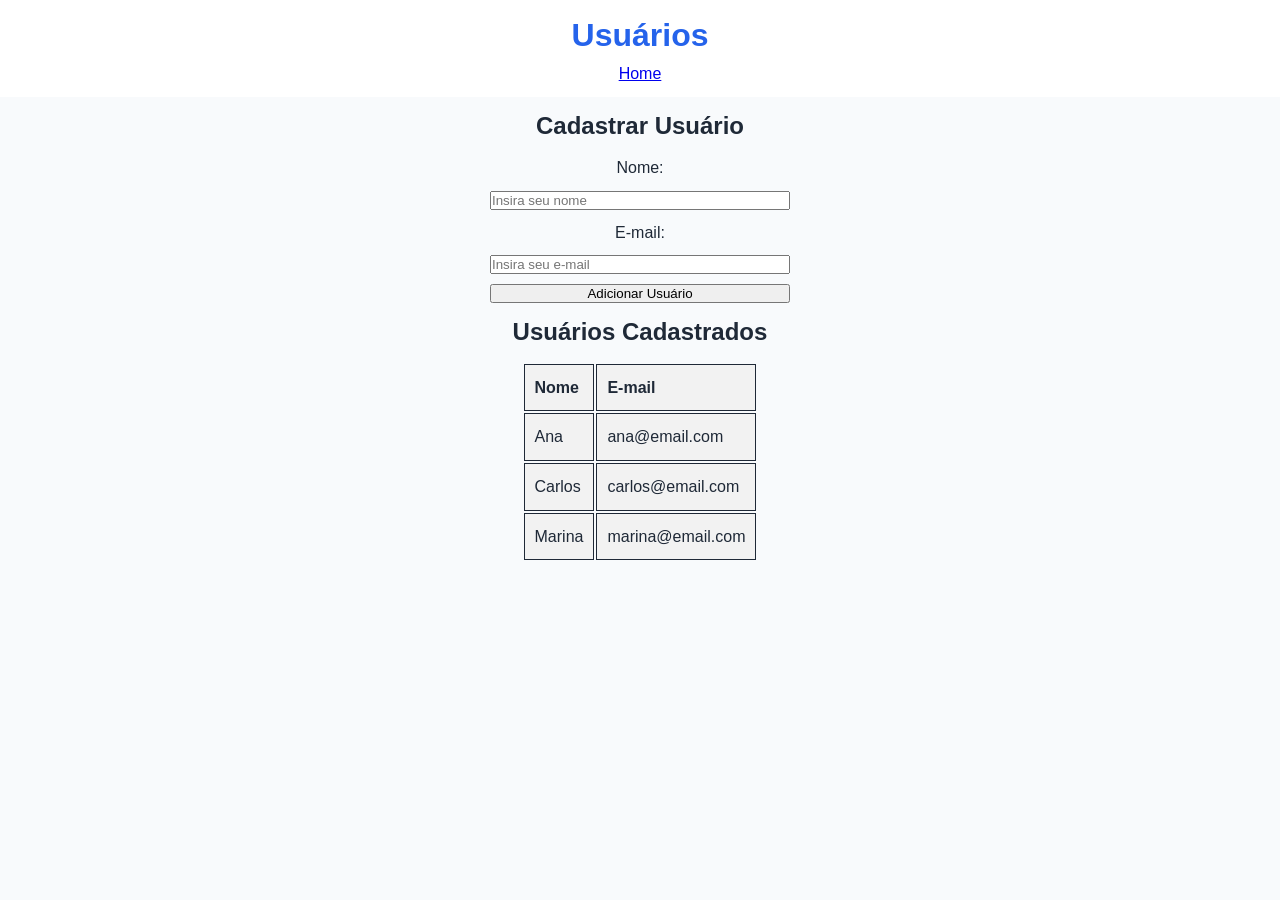
<file: feature-usuarios/index.html>
<!DOCTYPE html>
<html lang="pt-br">
<head>
    <meta charset="UTF-8">
    <meta name="viewport" content="width=device-width, initial-scale=1.0">
    <title>Usuários</title>
    <link rel="stylesheet" href="style.css">
</head>
<body>
    <div class="cabecalho">
        <h1>Usuários</h1>

        <nav>
            <a href="../Home/index.html" class="active">Home</a>
        </nav>

    </div>
    <div class="conteudo">
        <div class="cadastro">
            <h2>Cadastrar Usuário</h2>
            <form>
                <label for="nome">Nome:</label>
                <input type="text" id="nome" placeholder="Insira seu nome">

                <label for="email">E-mail:</label>
                <input type="email" id="email" placeholder="Insira seu e-mail">

                <button type="submit">Adicionar Usuário</button>
            </form>
        <div class="usuariosCadastrados">
            <h2>Usuários Cadastrados</h2>
            <table>
                <tr>
                    <th>Nome</th>
                    <th>E-mail</th>
                </tr>
                <tr>
                    <td>Ana</td>
                    <td>ana@email.com</td>
                </tr>
                <tr>
                    <td>Carlos</td>
                    <td>carlos@email.com</td>
                </tr>
                <tr>
                    <td>Marina</td>
                    <td>marina@email.com</td>
                </tr>
            </table>
        </div>

        </div>
    </div>
</body>
</html>
</file>
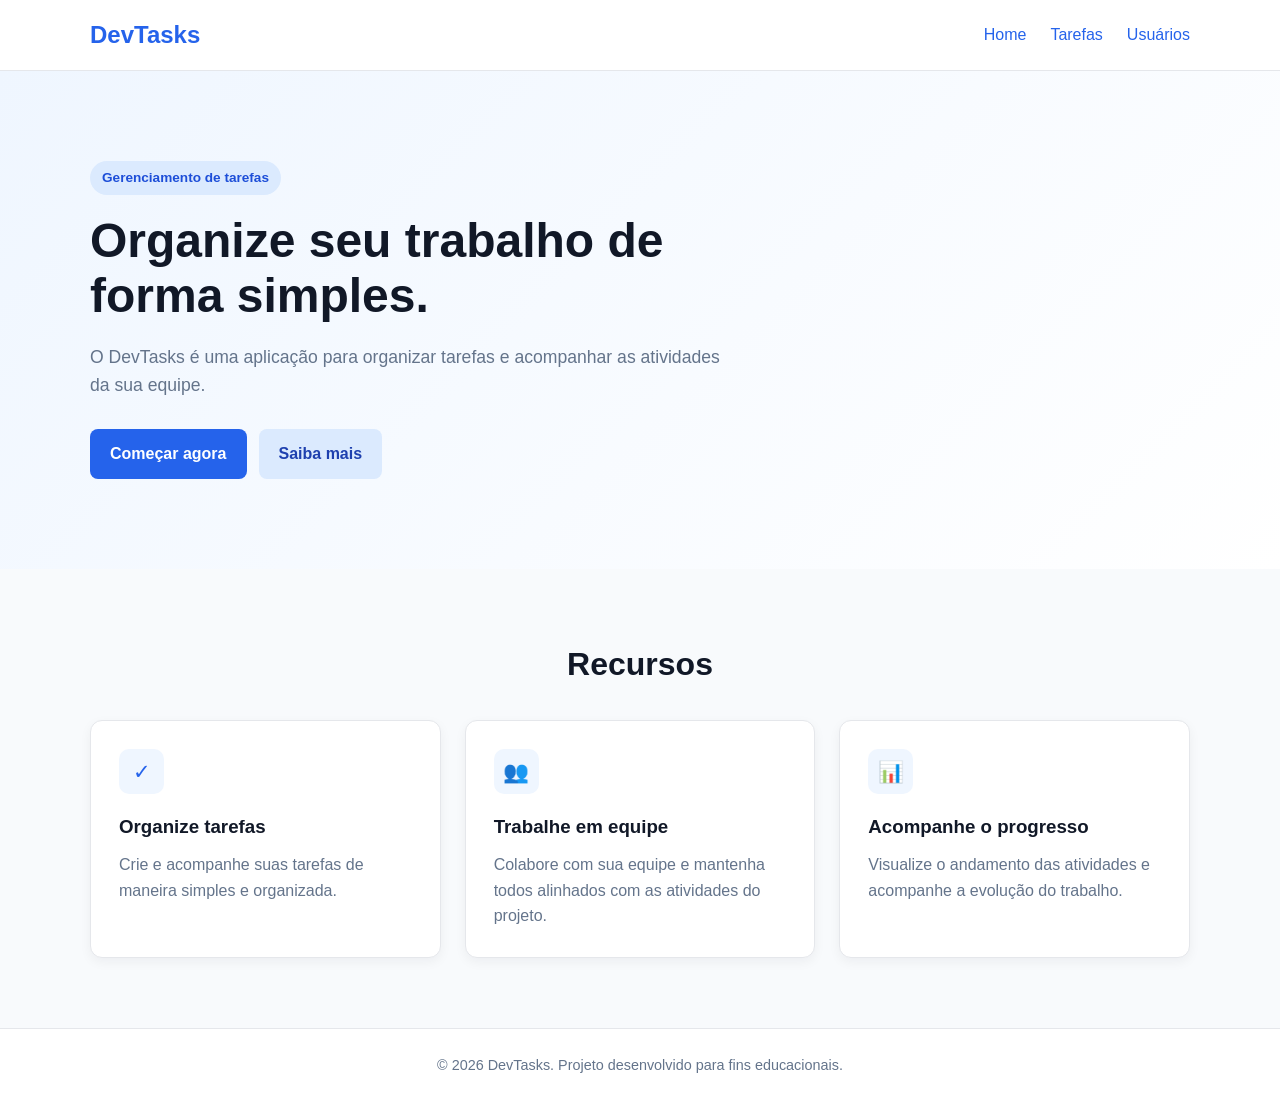
<file: Home/index.html>
<!DOCTYPE html>
<html lang="pt-BR">
<head>
    <meta charset="UTF-8">
    <meta name="viewport" content="width=device-width, initial-scale=1.0">
    <title>DevTasks - Home</title>

    <link rel="stylesheet" href="style.css">
</head>
<body>

    <header class="header">
        <div class="container header-content">
            <h1 class="logo">DevTasks</h1>

            <nav class="nav">
                <a href="index.html" class="active">Home</a>
                <a href="../Tarefas/tarefas.html" class="active">Tarefas</a>
                <a href="../feature-usuarios/index.html" class="active">Usuários</a>
            </nav>
        </div>
    </header>

    <main>
        <section class="hero">
            <div class="container">
                <span class="badge">Gerenciamento de tarefas</span>

                <h2>Organize seu trabalho de forma simples.</h2>

                <p>
                    O DevTasks é uma aplicação para organizar tarefas
                    e acompanhar as atividades da sua equipe.
                </p>

                <div class="hero-actions">
                    <a href="#" class="button primary">Começar agora</a>
                    <a href="#" class="button secondary">Saiba mais</a>
                </div>
            </div>
        </section>

        <section class="features">
            <div class="container">
                <h2>Recursos</h2>

                <div class="cards">

                    <article class="card">
                        <div class="card-icon">✓</div>
                        <h3>Organize tarefas</h3>
                        <p>
                            Crie e acompanhe suas tarefas de maneira
                            simples e organizada.
                        </p>
                    </article>

                    <article class="card">
                        <div class="card-icon">👥</div>
                        <h3>Trabalhe em equipe</h3>
                        <p>
                            Colabore com sua equipe e mantenha todos
                            alinhados com as atividades do projeto.
                        </p>
                    </article>

                    <article class="card">
                        <div class="card-icon">📊</div>
                        <h3>Acompanhe o progresso</h3>
                        <p>
                            Visualize o andamento das atividades e
                            acompanhe a evolução do trabalho.
                        </p>
                    </article>

                </div>
            </div>
        </section>
    </main>

    <footer class="footer">
        <div class="container">
            <p>
                &copy; 2026 DevTasks. Projeto desenvolvido para fins educacionais.
            </p>
        </div>
    </footer>

</body>
</html>
</file>
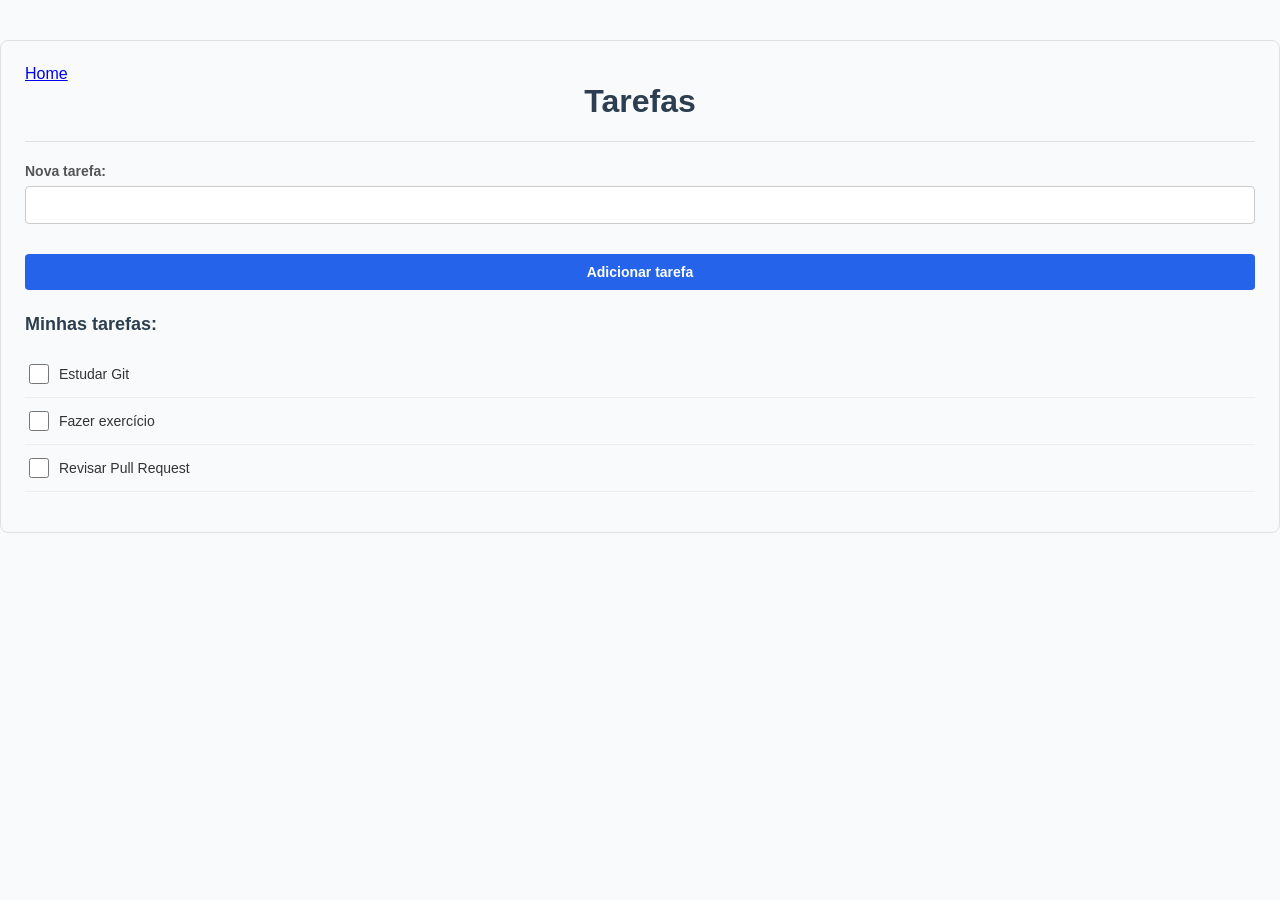
<file: Tarefas/tarefas.html>
<!DOCTYPE html>
<html lang="pt-BR">
<head>
    <meta charset="UTF-8">
    <meta name="viewport" content="width=device-width, initial-scale=1.0">
    <title>Tarefas</title>

    <link rel="stylesheet" href="estilização.css">
</head>
<body>

    <nav>
        <a href="../Home/index.html" class="active">Home</a>
    </nav>

    <h1>Tarefas</h1>
    <hr>

    <div class="superior">

        <label for="nova-tarefa">Nova tarefa:</label><br>
        <input type="text" id="nova-tarefa"><br><br>

        <button type="button">Adicionar tarefa</button>
    </div>

        <h2>Minhas tarefas:</h2>

    <ul>
        <li>
            <input type="checkbox" id="tarefa1">
            <label for="tarefa1">Estudar Git</label>
        </li>
        <li>
            <input type="checkbox" id="tarefa2">
            <label for="tarefa2">Fazer exercício</label>
        </li>
        <li>
            <input type="checkbox" id="tarefa3">
            <label for="tarefa3">Revisar Pull Request</label>
        </li>
    </ul>

</body>
</html>
</file>
<file: feature-usuarios/style.css>
*{
    margin: 0;
    padding: 0;
    box-sizing: border-box;
}

body {
    font-family: Arial, Helvetica, sans-serif;
    color: #1f2937;
    background-color: #f8fafc;
    line-height: 1.6;
}

.cabecalho {
    text-align: center;
    background-color: #ffffff;
    padding: 10px;
    color: #2563eb
}
.conteudo h2 {
    text-align: center;
    padding: 10px;
    color: 
}

form {
    display: flex;
    flex-direction: column;
    gap:10px;
    justify-content: center;
    align-items: center;
}

input, button {
    width: 300px;
}
button{

}
table{
    margin-left: auto;
    margin-right: auto;
}

th, td {
    padding: 10px;
    background-color: #f2f2f2;
    text-align: left;
    border:1px  solid #1f2937;
}
</file>
<file: Home/style.css>
/* ========================================
   Reset
======================================== */

* {
    margin: 0;
    padding: 0;
    box-sizing: border-box;
}

body {
    font-family: Arial, Helvetica, sans-serif;
    color: #1f2937;
    background-color: #f8fafc;
    line-height: 1.6;
}

a {
    text-decoration: none;
    color: inherit;
}

.container {
    width: min(1100px, 90%);
    margin: 0 auto;
}


/* ========================================
   Header
======================================== */

.header {
    background-color: #ffffff;
    border-bottom: 1px solid #e5e7eb;
}

.header-content {
    min-height: 70px;

    display: flex;
    align-items: center;
    justify-content: space-between;
}

.logo {
    color: #2563eb;
    font-size: 1.5rem;
}

.nav {
    display: flex;
    gap: 24px;
}

.nav a {
    color: #64748b;
    font-weight: 500;
    transition: color 0.2s ease;
}

.nav a:hover,
.nav a.active {
    color: #2563eb;
}


/* ========================================
   Hero
======================================== */

.hero {
    padding: 90px 0;
    background: linear-gradient(
        135deg,
        #eff6ff 0%,
        #ffffff 100%
    );
}

.badge {
    display: inline-block;

    margin-bottom: 18px;
    padding: 6px 12px;

    color: #1d4ed8;
    background-color: #dbeafe;

    border-radius: 999px;

    font-size: 0.85rem;
    font-weight: 600;
}

.hero h2 {
    max-width: 700px;

    margin-bottom: 20px;

    color: #111827;

    font-size: 3rem;
    line-height: 1.15;
}

.hero p {
    max-width: 650px;

    margin-bottom: 30px;

    color: #64748b;
    font-size: 1.1rem;
}

.hero-actions {
    display: flex;
    gap: 12px;
}


/* ========================================
   Buttons
======================================== */

.button {
    display: inline-block;

    padding: 12px 20px;

    border-radius: 8px;

    font-weight: 600;

    transition: all 0.2s ease;
}

.button.primary {
    color: #ffffff;
    background-color: #2563eb;
}

.button.primary:hover {
    background-color: #1d4ed8;
}

.button.secondary {
    color: #1e40af;
    background-color: #dbeafe;
}

.button.secondary:hover {
    background-color: #bfdbfe;
}


/* ========================================
   Features
======================================== */

.features {
    padding: 70px 0;
}

.features > .container > h2 {
    margin-bottom: 30px;

    color: #111827;
    font-size: 2rem;
    text-align: center;
}

.cards {
    display: grid;
    grid-template-columns: repeat(3, 1fr);
    gap: 24px;
}

.card {
    padding: 28px;

    background-color: #ffffff;

    border: 1px solid #e5e7eb;
    border-radius: 12px;

    box-shadow: 0 4px 12px rgba(15, 23, 42, 0.05);
}

.card-icon {
    width: 45px;
    height: 45px;

    display: flex;
    align-items: center;
    justify-content: center;

    margin-bottom: 18px;

    color: #2563eb;
    background-color: #eff6ff;

    border-radius: 10px;

    font-size: 1.3rem;
}

.card h3 {
    margin-bottom: 10px;

    color: #111827;
}

.card p {
    color: #64748b;
}


/* ========================================
   Footer
======================================== */

.footer {
    padding: 25px 0;

    color: #64748b;
    background-color: #ffffff;

    border-top: 1px solid #e5e7eb;

    text-align: center;

    font-size: 0.9rem;
}
</file>
<file: Tarefas/estilização.css>
/* Configurações da página */
body {
    font-family: Arial, Helvetica, sans-serif;
    margin: 40px auto;
    padding: 24px;
    background-color: #f8fafc;
    border: 1px solid #e0e0e0;
    border-radius: 8px;
    color: #333333;
}

/* Título principal e linha divisória */
h1
{
    text-align: center;
    margin-top: 0;
    color: #2c3e50;
}

hr
{
    border: 0;
    height: 1px;
    background-color: #e0e0e0;
    margin-bottom: 20px;
}

/* Subtítulo */
h2
{
    font-size: 18px;
    margin-top: 24px;
    margin-bottom: 12px;
    color: #2c3e50;
}

/* Rótulos e campo de entrada de texto */
label
{
    font-weight: bold;
    font-size: 14px;
    color: #555555;
}

input[type="text"]
{
    width: 100%;
    padding: 10px;
    margin-top: 6px;
    margin-bottom: 12px;
    border: 1px solid #ccc;
    border-radius: 4px;
    font-size: 14px;
    box-sizing: border-box;
}

input[type="text"]:focus
{
    border-color: #2563eb;
    outline: none;
}

/* Botão de adicionar */
button {
    width: 100%;
    padding: 10px;
    background-color: #2563eb;
    color: #ffffff;
    border: none;
    border-radius: 4px;
    font-size: 14px;
    font-weight: bold;
    cursor: pointer;
}

ul {
    padding: 0;
}

/* Lista de tarefas */
li {
    padding: 10px 0;
    display: flex;
    align-items: center;
    border-bottom: 1px solid #eeeeee;
}

li input[type="checkbox"] {
    margin-right: 10px;
    width: 20px;
    height: 20px;
}

li label {
    font-weight: normal;
    color: #333333;
}
</file>
